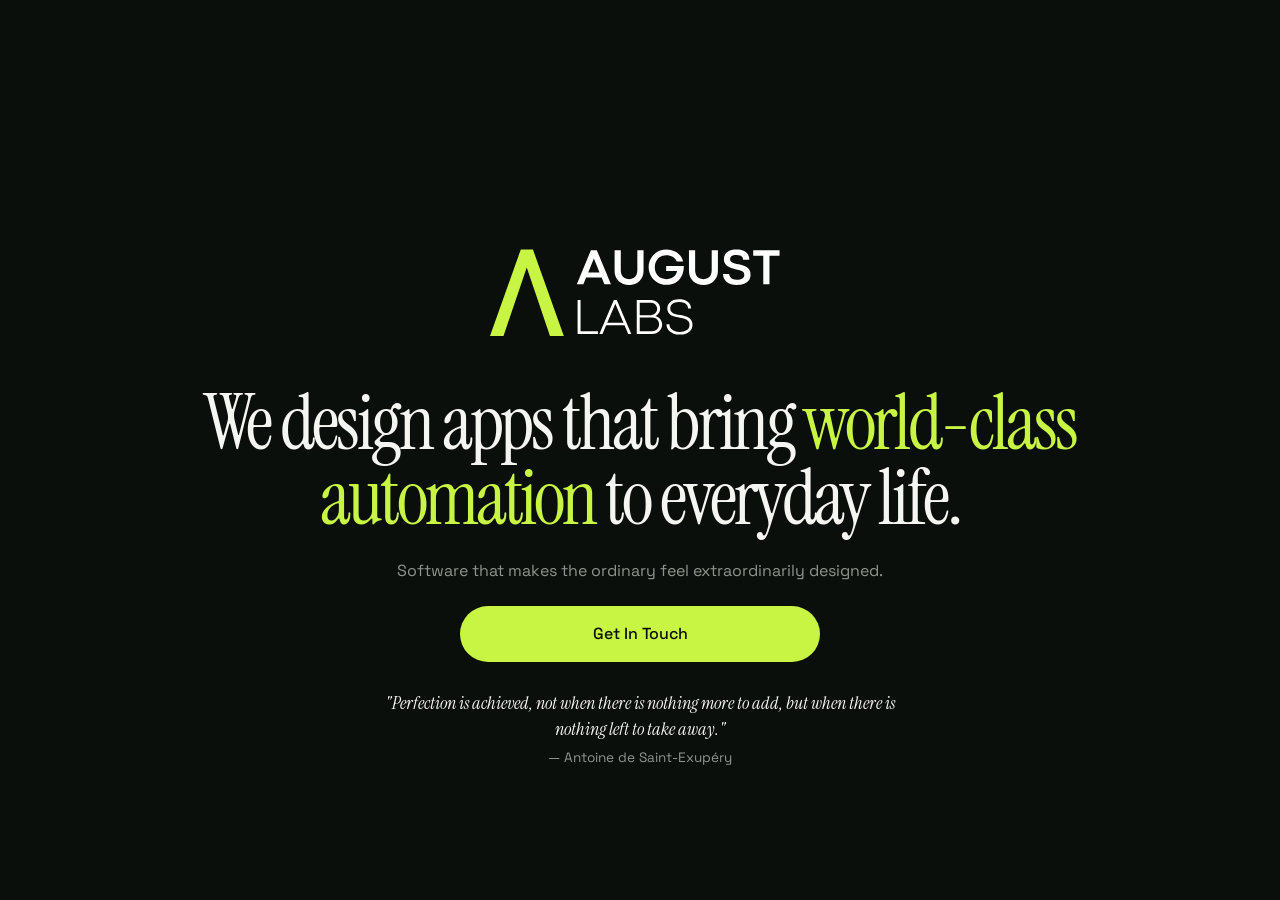
<file: index.html>
<!DOCTYPE html>
<html lang="en">
<head>
  <meta charset="UTF-8" />
  <meta name="viewport" content="width=device-width, initial-scale=1.0" />
  <title>August Labs | Independent Software Studio</title>
  <meta
    name="description"
    content="August Labs designs apps that bring world-class automation to everyday life."
  />
  <link rel="preconnect" href="https://fonts.googleapis.com" />
  <link rel="preconnect" href="https://fonts.gstatic.com" crossorigin />
  <link
    href="https://fonts.googleapis.com/css2?family=Instrument+Serif:ital@0;1&family=Space+Grotesk:wght@400;500;700&display=swap"
    rel="stylesheet"
  />
  <link rel="icon" type="image/svg+xml" href="assets/August.svg" />
  <link rel="stylesheet" href="styles.css" />
</head>
<body>
  <main class="page">
    <section class="studio-card">
      <img
        class="logo"
        src="assets/AugustLabs_logo_tx.svg"
        alt="August Labs"
      />

      <div class="copy-block">
        <h1>
          We design apps that bring
          <span>world-class automation</span>
          to everyday life.
        </h1>
        <p class="subhead">
          Software that makes the ordinary feel extraordinarily designed.
        </p>
        <a class="button" href="mailto:dan@augustlabs.us">Get In Touch</a>
      </div>

      <blockquote class="quote">
        <p>"Perfection is achieved, not when there is nothing more to add, but when there is nothing left to take away."</p>
        <cite>— Antoine de Saint-Exupéry</cite>
      </blockquote>
    </section>
  </main>
</body>
</html>
</file>
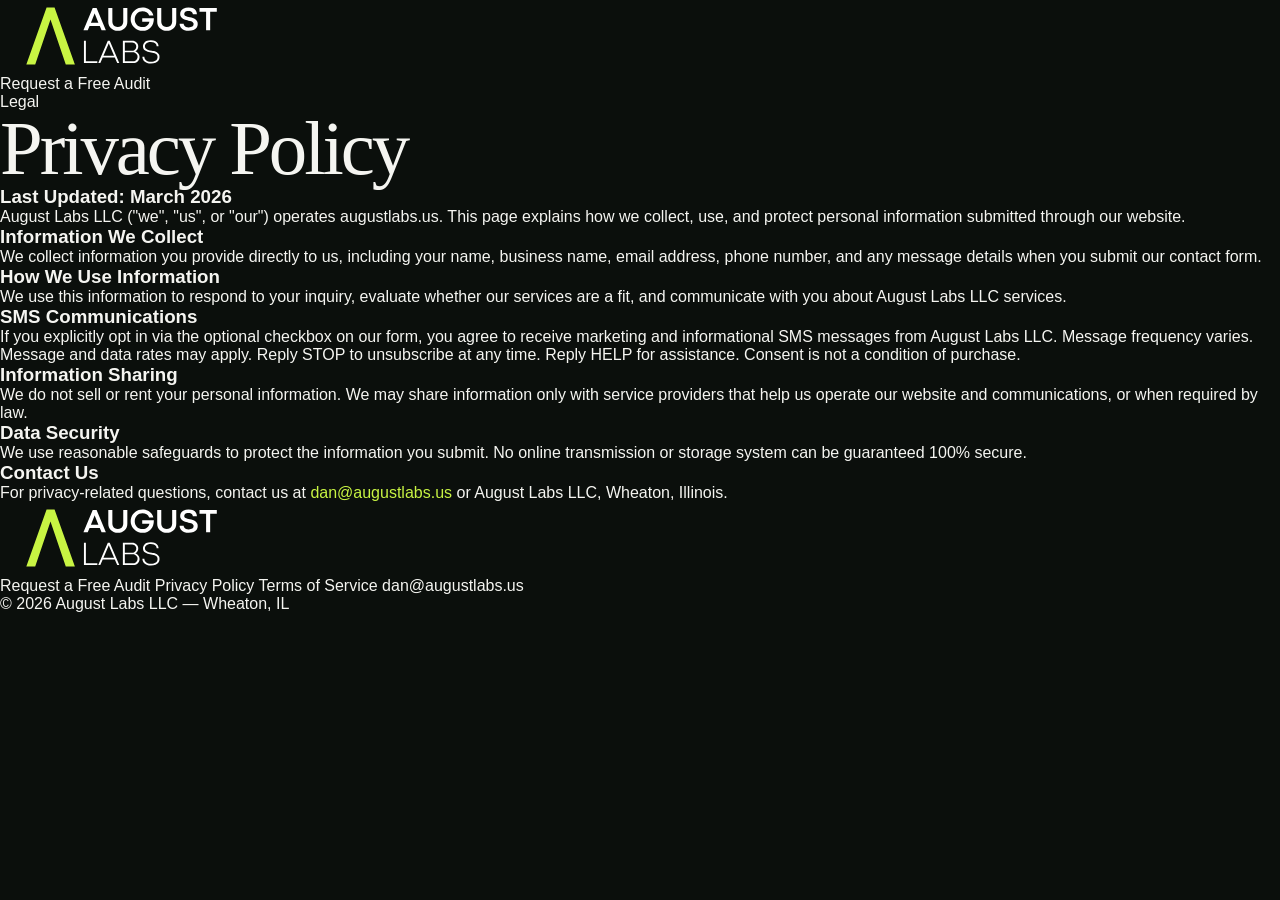
<file: privacy.html>
<!DOCTYPE html>
<html lang="en">
<head>
  <meta charset="UTF-8" />
  <meta name="viewport" content="width=device-width, initial-scale=1.0"/>
  <title>Privacy Policy | August Labs</title>
  <link rel="icon" type="image/svg+xml" href="/assets/AL_favicon.svg" />
  <link href="https://fonts.googleapis.com/css2?family=Sora:wght@400;600;700;800&family=DM+Sans:ital,wght@0,300;0,400;0,500;1,300&display=swap" rel="stylesheet"/>
  <link rel="stylesheet" href="styles.css"/>
</head>
<body class="legal-page">
  <nav id="nav" class="scrolled">
    <a href="/"><img src="/assets/AugustLabs_logo_tx.svg" alt="August Labs" class="nav-logo" /></a>
    <a href="/#contact" class="nav-cta">Request a Free Audit</a>
  </nav>

  <main class="section legal-page-main">
    <div class="legal-page-wrap">
      <span class="section-label">Legal</span>
      <h1 class="section-title">Privacy Policy</h1>
      <div class="legal-body">
        <h3>Last Updated: March 2026</h3>
        <p>August Labs LLC ("we", "us", or "our") operates augustlabs.us. This page explains how we collect, use, and protect personal information submitted through our website.</p>
        <h3>Information We Collect</h3>
        <p>We collect information you provide directly to us, including your name, business name, email address, phone number, and any message details when you submit our contact form.</p>
        <h3>How We Use Information</h3>
        <p>We use this information to respond to your inquiry, evaluate whether our services are a fit, and communicate with you about August Labs LLC services.</p>
        <h3>SMS Communications</h3>
        <p>If you explicitly opt in via the optional checkbox on our form, you agree to receive marketing and informational SMS messages from August Labs LLC. Message frequency varies. Message and data rates may apply. Reply STOP to unsubscribe at any time. Reply HELP for assistance. Consent is not a condition of purchase.</p>
        <h3>Information Sharing</h3>
        <p>We do not sell or rent your personal information. We may share information only with service providers that help us operate our website and communications, or when required by law.</p>
        <h3>Data Security</h3>
        <p>We use reasonable safeguards to protect the information you submit. No online transmission or storage system can be guaranteed 100% secure.</p>
        <h3>Contact Us</h3>
        <p>For privacy-related questions, contact us at <a href="mailto:dan@augustlabs.us" style="color:var(--accent);">dan@augustlabs.us</a> or August Labs LLC, Wheaton, Illinois.</p>
      </div>
    </div>
  </main>

  <footer>
    <a href="/"><img src="/assets/AugustLabs_logo_tx.svg" alt="August Labs" class="footer-logo" /></a>
    <div class="footer-links">
      <a href="/#contact">Request a Free Audit</a>
      <a href="/privacy.html">Privacy Policy</a>
      <a href="/terms.html">Terms of Service</a>
      <a href="mailto:dan@augustlabs.us">dan@augustlabs.us</a>
    </div>
    <p class="footer-copy">&copy; 2026 August Labs LLC &mdash; Wheaton, IL</p>
  </footer>
</body>
</html>
</file>
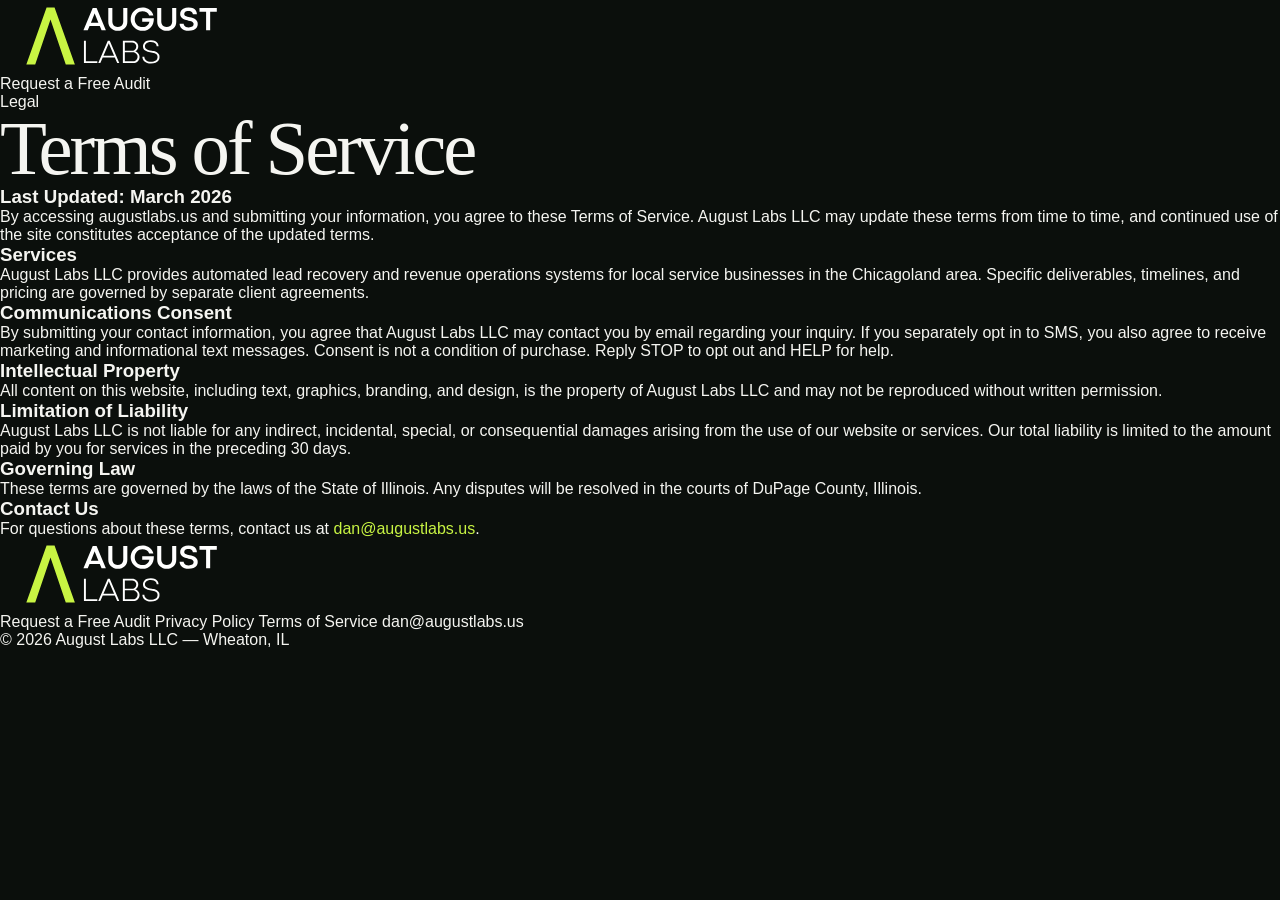
<file: terms.html>
<!DOCTYPE html>
<html lang="en">
<head>
  <meta charset="UTF-8" />
  <meta name="viewport" content="width=device-width, initial-scale=1.0"/>
  <title>Terms of Service | August Labs</title>
  <link rel="icon" type="image/svg+xml" href="/assets/AL_favicon.svg" />
  <link href="https://fonts.googleapis.com/css2?family=Sora:wght@400;600;700;800&family=DM+Sans:ital,wght@0,300;0,400;0,500;1,300&display=swap" rel="stylesheet"/>
  <link rel="stylesheet" href="styles.css"/>
</head>
<body class="legal-page">
  <nav id="nav" class="scrolled">
    <a href="/"><img src="/assets/AugustLabs_logo_tx.svg" alt="August Labs" class="nav-logo" /></a>
    <a href="/#contact" class="nav-cta">Request a Free Audit</a>
  </nav>

  <main class="section legal-page-main">
    <div class="legal-page-wrap">
      <span class="section-label">Legal</span>
      <h1 class="section-title">Terms of Service</h1>
      <div class="legal-body">
        <h3>Last Updated: March 2026</h3>
        <p>By accessing augustlabs.us and submitting your information, you agree to these Terms of Service. August Labs LLC may update these terms from time to time, and continued use of the site constitutes acceptance of the updated terms.</p>
        <h3>Services</h3>
        <p>August Labs LLC provides automated lead recovery and revenue operations systems for local service businesses in the Chicagoland area. Specific deliverables, timelines, and pricing are governed by separate client agreements.</p>
        <h3>Communications Consent</h3>
        <p>By submitting your contact information, you agree that August Labs LLC may contact you by email regarding your inquiry. If you separately opt in to SMS, you also agree to receive marketing and informational text messages. Consent is not a condition of purchase. Reply STOP to opt out and HELP for help.</p>
        <h3>Intellectual Property</h3>
        <p>All content on this website, including text, graphics, branding, and design, is the property of August Labs LLC and may not be reproduced without written permission.</p>
        <h3>Limitation of Liability</h3>
        <p>August Labs LLC is not liable for any indirect, incidental, special, or consequential damages arising from the use of our website or services. Our total liability is limited to the amount paid by you for services in the preceding 30 days.</p>
        <h3>Governing Law</h3>
        <p>These terms are governed by the laws of the State of Illinois. Any disputes will be resolved in the courts of DuPage County, Illinois.</p>
        <h3>Contact Us</h3>
        <p>For questions about these terms, contact us at <a href="mailto:dan@augustlabs.us" style="color:var(--accent);">dan@augustlabs.us</a>.</p>
      </div>
    </div>
  </main>

  <footer>
    <a href="/"><img src="/assets/AugustLabs_logo_tx.svg" alt="August Labs" class="footer-logo" /></a>
    <div class="footer-links">
      <a href="/#contact">Request a Free Audit</a>
      <a href="/privacy.html">Privacy Policy</a>
      <a href="/terms.html">Terms of Service</a>
      <a href="mailto:dan@augustlabs.us">dan@augustlabs.us</a>
    </div>
    <p class="footer-copy">&copy; 2026 August Labs LLC &mdash; Wheaton, IL</p>
  </footer>
</body>
</html>
</file>
<file: styles.css>
*, *::before, *::after {
  box-sizing: border-box;
  margin: 0;
  padding: 0;
}

:root {
  --page: #f1f2f4;
  --card: #0b0f0c;
  --text: #f5f5f1;
  --muted: #8f958d;
  --accent: #c8f443;
  --line: rgba(200, 244, 67, 0.18);
}

body {
  min-height: 100vh;
  background: var(--card);
  color: var(--text);
  font-family: "Space Grotesk", sans-serif;
}

a {
  color: inherit;
  text-decoration: none;
}

img {
  display: block;
  max-width: 100%;
}

.page {
  min-height: 100vh;
  max-width: 100%;
  display: grid;
  place-items: center;
}

.studio-card {
  height: 675px;
  padding: 125px 40px 34px;
  background: transparent;
  display: flex;
  flex-direction: column;
  align-items: center;
}

.logo {
  width: 380px;
  display: block;
  margin: 0 auto;
}

.copy-block {
  max-width: 1000px;
  margin-top: 34px;
  text-align: center;
}

h1 {
  font-family: "Instrument Serif", serif;
  font-size: clamp(3rem, 6vw, 4.8rem);
  font-weight: 400;
  line-height: 0.98;
  letter-spacing: -0.04em;
}

h1 span {
  color: var(--accent);
}

.subhead {
  max-width: 1000px;
  margin-top: 24px;
  color: var(--muted);
  font-size: 16px;
  text-align: center;
  line-height: 1.35;
}

.button {
  display: inline-flex;
  align-items: center;
  justify-content: center;
  width: min(360px, 100%);
  min-height: 56px;
  margin-top: 24px;
  padding: 0 24px;
  border-radius: 999px;
  background: var(--accent);
  color: #0b0f0c;
  font-size: 1rem;
  font-weight: 500;
  margin-left: auto;
  margin-right: auto;
  transition: opacity 0.15s ease, transform 0.15s ease;
}

.button:hover {
  opacity: 0.88;
  transform: translateY(-1px);
}

.button:active {
  opacity: 1;
  transform: translateY(0);
}


.quote {
  max-width: 560px;
  margin-top: 28px;
  font-family: "Instrument Serif", serif;
  font-style: italic;
  font-size: 1.1rem;
  line-height: 1.5;
  color: var(--text);
  text-align: center;
}

.quote cite {
  display: block;
  margin-top: 6px;
  font-style: normal;
  font-family: "Space Grotesk", sans-serif;
  font-size: 0.85rem;
  color: var(--muted);
}

@media (max-width: 720px) {
  .page {
    padding: 20px 12px;
  }

  .studio-card {
    padding: 22px 18px 24px;
  }

  .logo {
    width: 240px;
  }

  .copy-block {
    margin-top: 26px;
  }

  h1 {
    font-size: clamp(2.4rem, 12vw, 3.4rem);
  }

  .subhead {
    margin-top: 18px;
    font-size: 1rem;
  }

  .button {
    width: 100%;
  }
}
</file>
